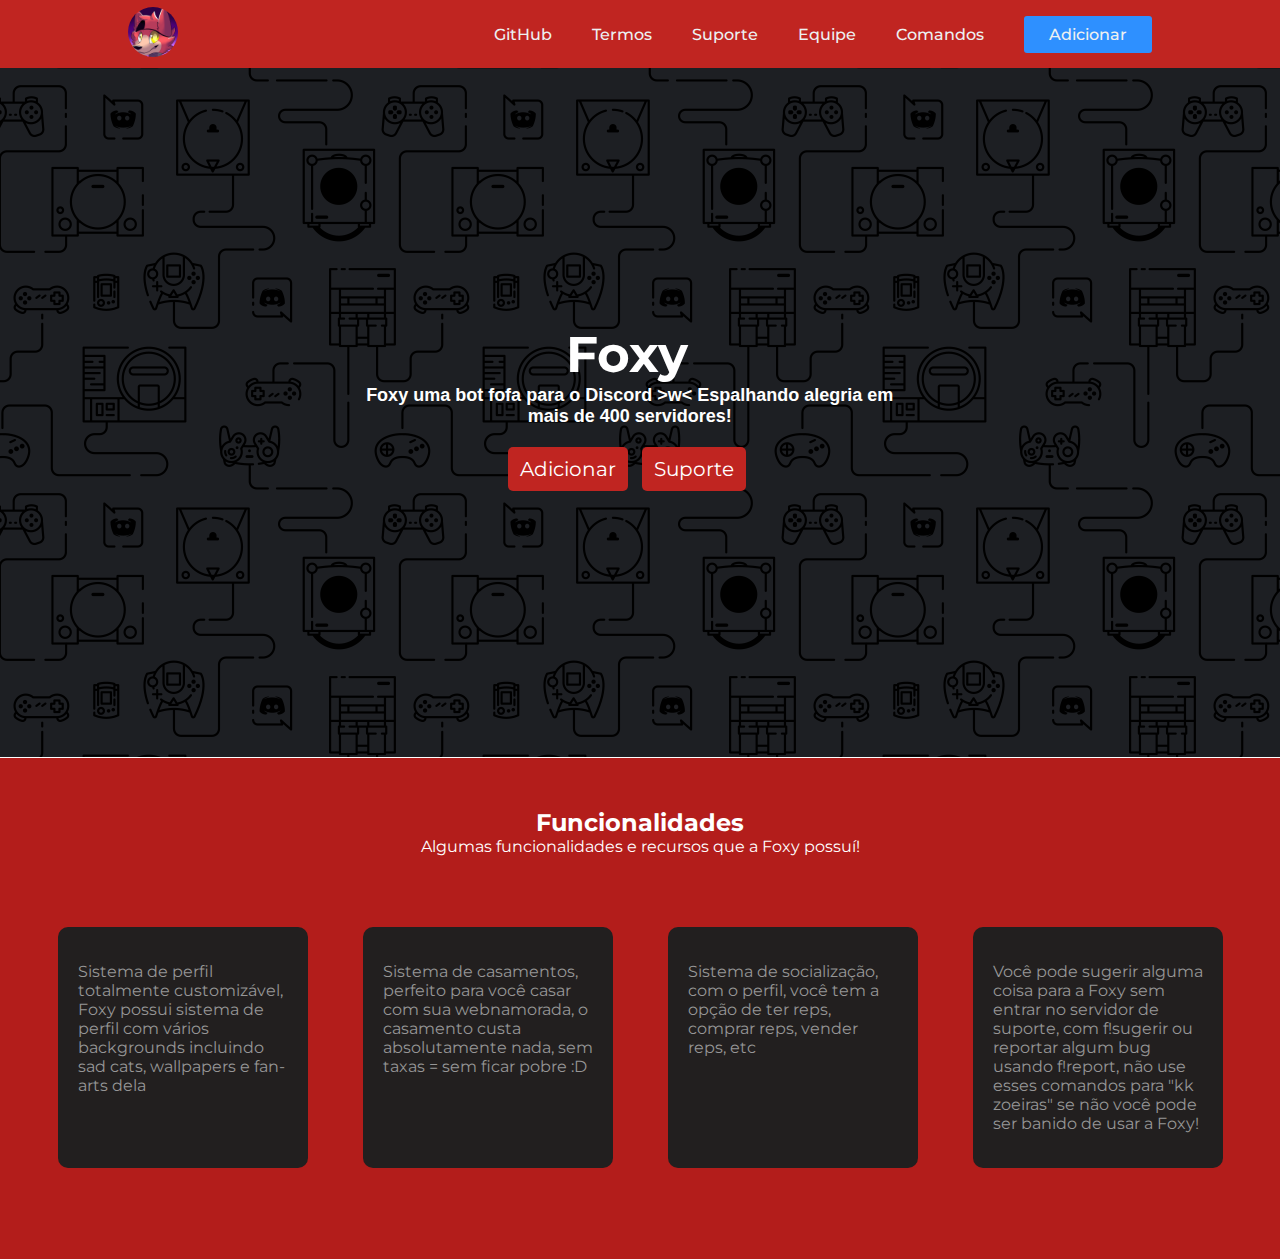
<file: index.html>
<!DOCTYPE html>
<html lang="pt-br">

<head>
    <meta charset="UTF-8">
    <meta http-equiv="X-UA-Compatible" content="IE=edge">
    <meta name="viewport" content="width=device-width, initial-scale=1.0">
    <script src="js/autoPlay.js"></script>
    <link rel="icon" href="./assets/images/foxycake.png">
    <link rel="stylesheet" href="https://cdnjs.cloudflare.com/ajax/libs/font-awesome/4.7.0/css/font-awesome.min.css">
    <link rel="stylesheet" href="https://pro.fontawesome.com/releases/v5.10.0/css/all.css"
        integrity="sha384-AYmEC3Yw5cVb3ZcuHtOA93w35dYTsvhLPVnYs9eStHfGJvOvKxVfELGroGkvsg+p" crossorigin="anonymous" />
    <link rel="stylesheet" href="styles/header.css" type="text/css">
    <link rel="stylesheet" href="styles/main.css" type="text/css">
    <title>Foxy | Home</title>
    
    <meta property="og:type" content="website">
    <meta content="Foxy" property="og:title"/>
    <meta property="og:site_name" content="Foxy Website">
    <meta content="Oiii!! Meu nome é Foxy, eu sou um bot de economia para o Discord mas também tenho outras funções :D" property="og:description"/>
    <meta content="https://foxywebsite.ml" property="og:url"/>
    <meta content="#5865F2" data-react-helmet="true" name="theme-color"/>
    <meta content="/assets/images/Foxy.png"property="og:image"/>

</head>

<body>
    <header>
        <a class="logo" href="/"><img src="assets/images/Foxy.png" alt="logo"></a>
        <nav id="nav">
            <ul class="nav__links">
                <li> <a href="https://github.com/BotFoxy/Foxy">GitHub</a></li>
                <li><a href="/privacy.html">Termos</a></li>
                <li><a href="https://discord.gg/W6XtYyqKkg">Suporte</a></li>
                <li><a href="/team.html">Equipe</a></li>
                <li><a href="/commands.html">Comandos</a></li>
            </ul>
        </nav>
        <a class="cta"
            href="https://discord.com/oauth2/authorize?client_id=737044809650274325&scope=bot+applications.commands&permissions=269872255">Adicionar</a>
        <p class="menu cta" onclick="playAudio('./assets/audios/Never Gonna Give You Up.mp3')">Menu</p>
    </header>
    <div id="mobile__menu" class="overlay">
        <a class="close">&times;</a>
        <div class="overlay__content">
            <a href="/team">Equipe</a>
            <a href="/privacy.html">Termos de uso</a>
        </div>
        </header>
    </div>
    <main>
        <h1>Foxy</h1>
        <h3>Foxy uma bot fofa para o Discord >w< Espalhando alegria em mais de 400 servidores!</h3>
                <a
                    href="https://discord.com/oauth2/authorize?client_id=737044809650274325&scope=bot+applications.commands&permissions=269872255"><button>Adicionar</button></a>
                <a href="https://discord.gg/PuvK9wD6TM"><button>Suporte</button></a>
                <a id="commands-mobile" href="/commands.html"><button>Comandos</button></a>
                <a id="commands-mobile" href="https://discord.gg/PuvK9wD6TM"><button>Equipe</button></a>


    </main>
    <div class="features">
        <h1 class="title">Funcionalidades</h1>
        <p class="description">Algumas funcionalidades e recursos que a Foxy possuí!</p>
        <div class="card-row">
            <div class="card">
                <p>Sistema de perfil totalmente customizável, Foxy possui sistema de perfil com vários backgrounds
                    incluindo sad cats, wallpapers e fan-arts dela</p>
            </div>
            <div class="card">
                <p>Sistema de casamentos, perfeito para você casar com sua webnamorada, o casamento custa absolutamente
                    nada, sem taxas = sem ficar pobre :D</p>
            </div>
            <div class="card">
                <p>Sistema de socialização, com o perfil, você tem a opção de ter reps, comprar reps, vender reps, etc
                </p>
            </div>
            <!-- <div class="card">
                <p>Sistemas de bloqueio de convites, Foxy te ajuda a evitar spams de convites em seu servidor! Podendo
                    enviar convites em um canal específico!</p>
            </div> -->
            <div class="card">
                <p>Você pode sugerir alguma coisa para a Foxy sem entrar no servidor de suporte, com f!sugerir ou
                    reportar algum bug usando f!report, não use esses comandos para "kk zoeiras" se não você pode ser
                    banido de usar a Foxy!</p>
            </div>

        </div>
    </div>

</body>

</html>
</file>
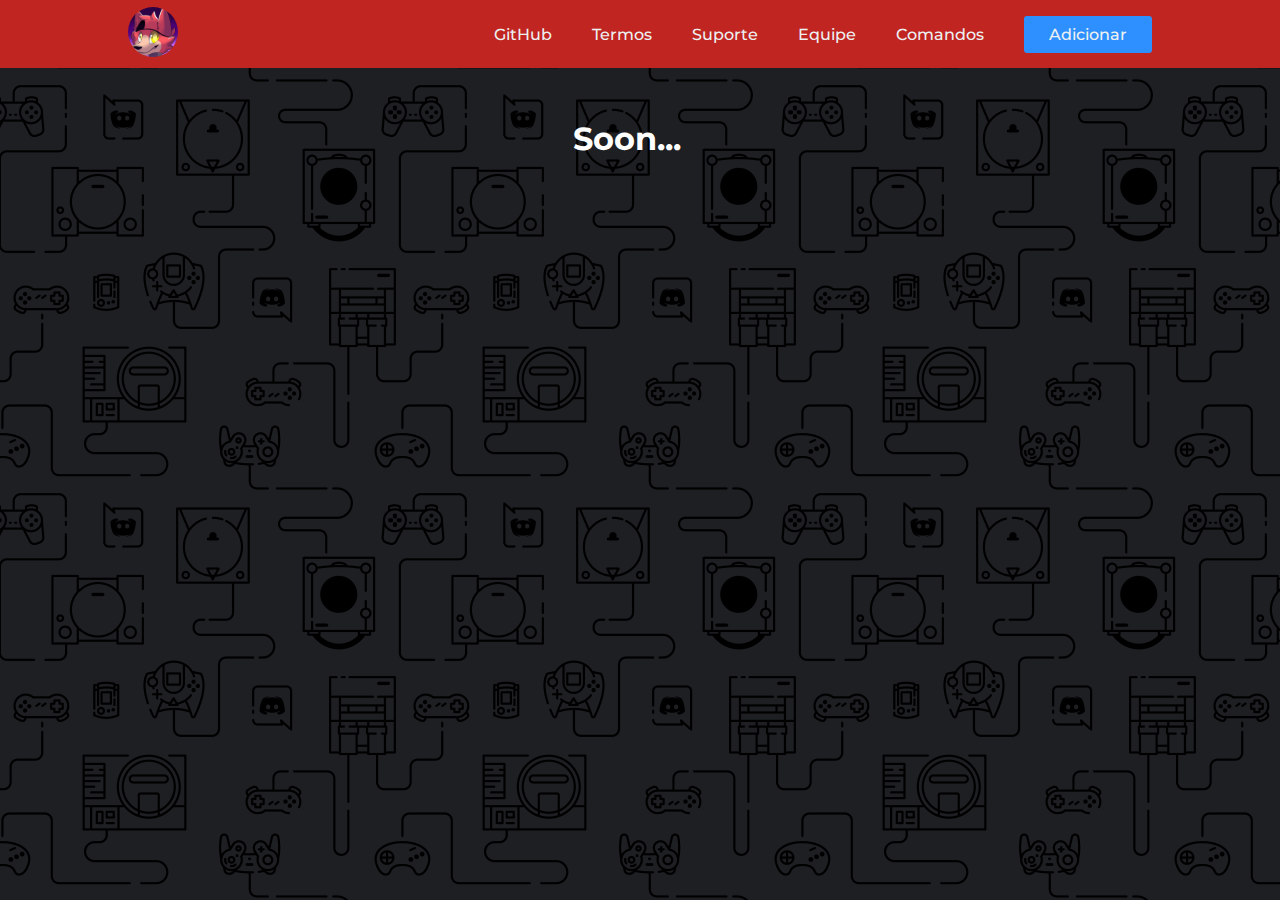
<file: commands.html>
<!DOCTYPE html>
<html lang="pt-br">

<head>
    <meta charset="UTF-8">
    <meta http-equiv="X-UA-Compatible" content="IE=edge">
    <link rel="stylesheet" href="/styles/commands.css">
    <link rel="stylesheet" href="/styles/header.css">
    <audio src="assets/audios/Les Premiers Sourires de Vanessa.mp3" autoplay></audio>    
    <meta name="viewport" content="width=device-width, initial-scale=1.0">
    <link rel="icon" href="./assets/images/foxycake.png">
    <title>Foxy | Comandos</title>

</head>

<body>
    <header>
        <a class="logo" href="/"><img src="/assets/images/Foxy.png" alt="logo"></a>
        <nav>
            <ul class="nav__links">
                <li> <a href="https://github.com/BotFoxy/Foxy">GitHub</a></li>
                <li><a href="/privacy.html">Termos</a></li>
                <li><a href="https://discord.gg/W6XtYyqKkg">Suporte</a></li>
                <li><a href="/team.html">Equipe</a></li>
                <li><a href="/commands.html">Comandos</a></li>
            </ul>
        </nav>
        <a class="cta"
            href="https://discord.com/oauth2/authorize?client_id=737044809650274325&scope=bot+applications.commands&permissions=269872255">Adicionar</a>
        <p class="menu cta">Menu</p>
    </header>
    <main>
        <div class="foxy">
            <h1>Soon...</h1>
            </div>
    </main>
</body>

</html>
</file>
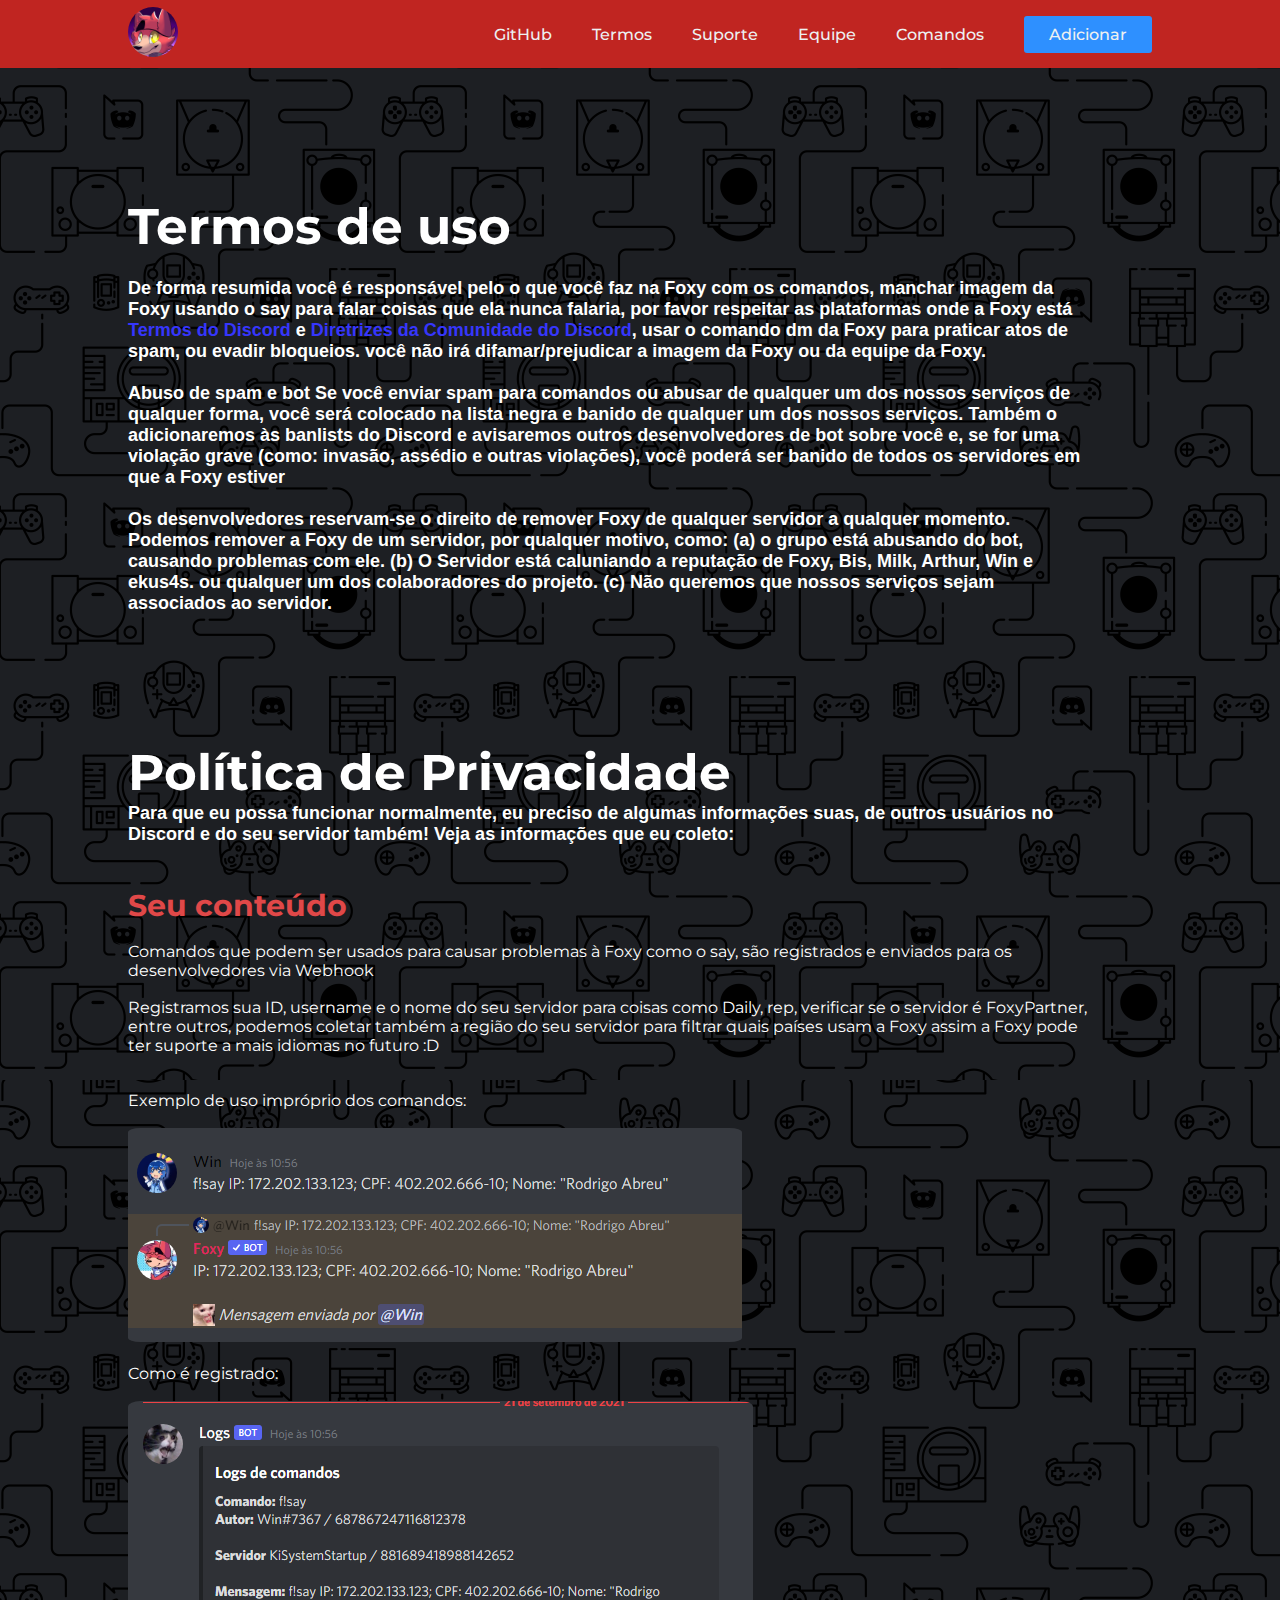
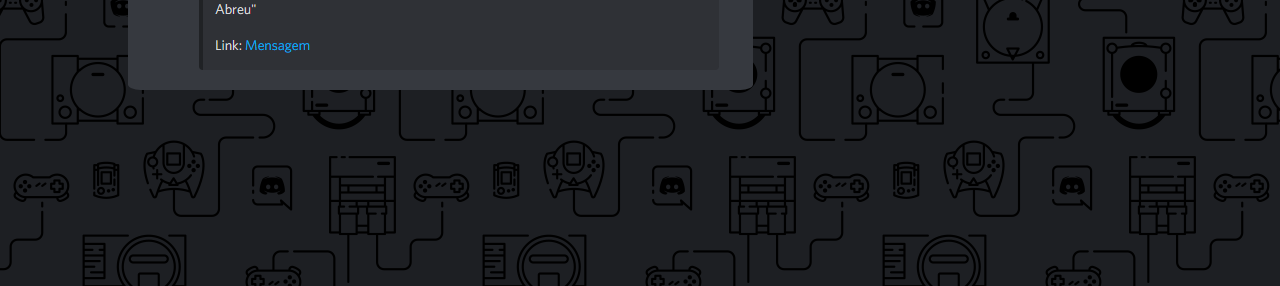
<file: privacy.html>
<!DOCTYPE html>
<html>

<head>
    <meta charset="UTF-8">
    <meta http-equiv="X-UA-Compatible" content="IE=edge">
    <meta name="viewport" content="width=device-width, initial-scale=1.0">
    <link rel="stylesheet" href="https://cdnjs.cloudflare.com/ajax/libs/font-awesome/4.7.0/css/font-awesome.min.css">
    <link rel="stylesheet" href="https://pro.fontawesome.com/releases/v5.10.0/css/all.css"
        integrity="sha384-AYmEC3Yw5cVb3ZcuHtOA93w35dYTsvhLPVnYs9eStHfGJvOvKxVfELGroGkvsg+p" crossorigin="anonymous" />
    <link rel="stylesheet" href="styles/header.css" type="text/css">
    <link rel="stylesheet" href="styles/tos.css" type="text/css">
    <link rel="icon" href="./assets/images/foxycake.png">
    <title>Foxy | Termos</title>
</head>

<body>
    <header>
        <a class="logo" href="/"><img src="assets/images/Foxy.png" alt="logo"></a>
        <nav>
            <ul class="nav__links">
                <li> <a href="https://github.com/BotFoxy/Foxy">GitHub</a></li>
                <li><a href="/privacy.html">Termos</a></li>
                <li><a href="https://discord.gg/W6XtYyqKkg">Suporte</a></li>
                <li><a href="/team.html">Equipe</a></li>
                <li><a href="/commands.html">Comandos</a></li>
            </ul>
        </nav>
        <a class="cta"
            href="https://discord.com/oauth2/authorize?client_id=737044809650274325&scope=bot+applications.commands&permissions=269872255">Adicionar</a>
        <p class="menu cta">Menu</p>
    </header>

    <main>
        <h1>Termos de uso</h1>
        <h3>
            <br>
            De forma resumida você é responsável pelo o que você faz na Foxy com os comandos, manchar imagem da Foxy
            usando o say para falar coisas que ela nunca falaria, por favor respeitar
            as plataformas onde a Foxy está <a href="https://discord.com/terms">Termos do Discord</a> e <a
                href="https://discord.com/guidelines">Diretrizes da Comunidade do Discord</a>, usar o comando
            dm da Foxy para praticar atos de spam, ou evadir bloqueios. você não irá difamar/prejudicar a imagem da
            Foxy ou da equipe da Foxy.
            </br>
            <br>
            Abuso de spam e bot Se você enviar spam para comandos ou abusar de qualquer um dos nossos serviços de
            qualquer forma, você será colocado na lista negra e banido de qualquer um dos nossos serviços. Também o
            adicionaremos às banlists do Discord e avisaremos outros desenvolvedores de bot sobre você e, se for uma
            violação grave (como: invasão, assédio e outras violações), você poderá ser banido de todos os servidores em
            que a Foxy estiver
            </br>
            <br>
            Os desenvolvedores reservam-se o direito de remover Foxy de qualquer servidor a qualquer momento. Podemos
            remover a Foxy de um servidor, por qualquer motivo, como: (a) o grupo está abusando do bot, causando
            problemas com ele. (b) O Servidor está caluniando a reputação de Foxy, Bis, Milk, Arthur, Win e
            ekus4s. ou qualquer
            um dos colaboradores do projeto. (c) Não queremos que nossos serviços sejam associados ao servidor.
            </br>
        </h3>
    </main>

    <main class="main2">
        <h1>Política de Privacidade</h1>
        <h3>
            Para que eu possa funcionar normalmente, eu preciso de algumas informações suas, de outros usuários no
            Discord e do seu servidor também! Veja as informações que eu coleto:

            <br>
            <br>
            <br>
            <h1 style="font-size: 30px; color: rgb(224, 72, 72);">Seu conteúdo</h1>
            <br>
            <p>Comandos que podem ser usados para causar problemas à Foxy como o say, são registrados e enviados para os
                desenvolvedores via Webhook</p>
            <br>
            <p>Registramos sua ID, username e o nome do seu servidor para coisas como Daily, rep, verificar se o
                servidor é FoxyPartner, entre outros, podemos coletar também a região do seu servidor para filtrar quais
                países usam a Foxy assim a Foxy pode ter suporte a mais idiomas no futuro :D</p>
            <br>

            <br>

            <p>Exemplo de uso impróprio dos comandos:</p>
            <br>
            <img class="example" src="assets/images/eg.png">
            <br>
            <br>
            <p>Como é registrado:</p>
            <br>
            <img class="example" src="assets/images/say.png">
        </h3>
    </main>
</body>

</html>
</file>
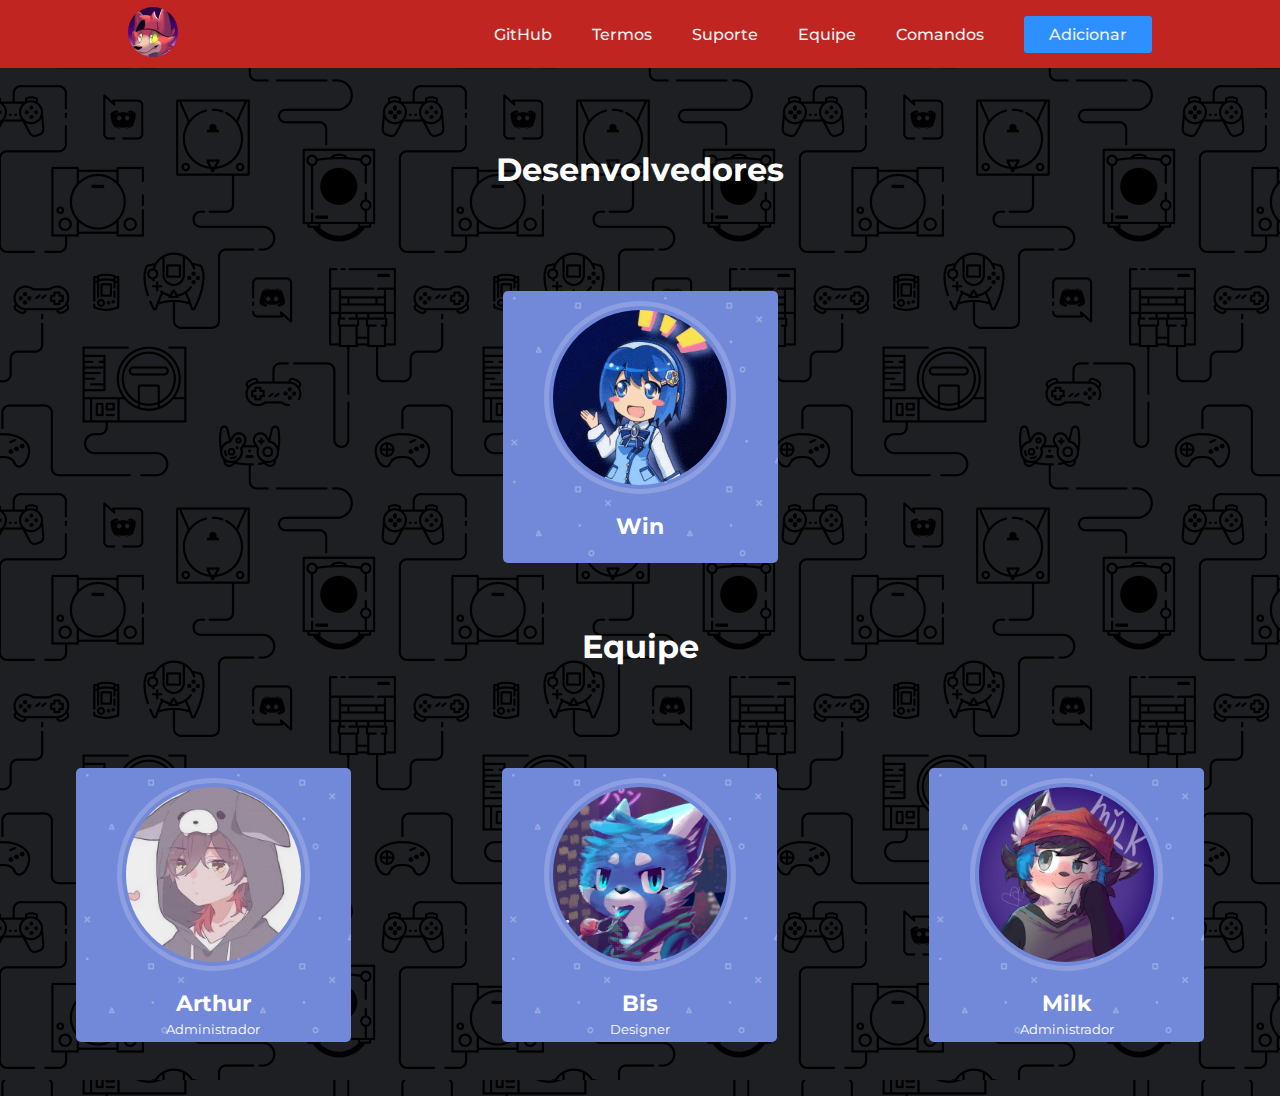
<file: team.html>
<!DOCTYPE html>
<html lang="pt-br">

<head>
    <meta charset="UTF-8">
    <meta http-equiv="X-UA-Compatible" content="IE=edge">
    <meta name="viewport" content="width=device-width, initial-scale=1.0">
    <link rel="stylesheet" href="https://cdnjs.cloudflare.com/ajax/libs/font-awesome/4.7.0/css/font-awesome.min.css">
    <link rel="stylesheet" href="https://pro.fontawesome.com/releases/v5.10.0/css/all.css"
        integrity="sha384-AYmEC3Yw5cVb3ZcuHtOA93w35dYTsvhLPVnYs9eStHfGJvOvKxVfELGroGkvsg+p" crossorigin="anonymous" />
    <link rel="stylesheet" href="/styles/header.css" type="text/css">
    <script src="js/autoPlay.js"></script>
    <link rel="stylesheet" href="/styles/main.css" type="text/css">
    <link rel="stylesheet" href="/styles/profiles.css" type="text/css">
    <link rel="icon" href="./assets/images/foxycake.png">
    <title>Foxy | Equipe</title>
</head>

<body>
    <header>
        <a class="logo" href="/"><img src="assets/images/Foxy.png" alt="logo"></a>
        <nav>
            <ul class="nav__links">
                <li> <a href="https://github.com/BotFoxy/Foxy">GitHub</a></li>
                <li><a href="/privacy.html">Termos</a></li>
                <li><a href="https://discord.gg/W6XtYyqKkg" target="_blank">Suporte</a></li>
                <li><a href="/team.html">Equipe</a></li>
                <li><a href="/commands.html">Comandos</a></li>
            </ul>
        </nav>
        <a class="cta"
            href="https://discord.com/oauth2/authorize?client_id=737044809650274325&scope=bot+applications.commands&permissions=269872255">Adicionar</a>
        <p class="menu cta">Menu</p>
    </header>
    <div id="mobile__menu" class="overlay">
        <a class="close">&times;</a>
        <div class="overlay__content">
            <a href="https://discord.gg/W6XtYyqKkg">Suporte</a>
            <a href="/team.html">Equipe</a>
            <a href="/privacy.html">Termos de uso</a>
            <li><a href="/commands.html">Comandos</a></li>
        </div>
    </div>

    <br>

    <h1 class="title-staffs">Desenvolvedores</h1>
    <div class="developers">
        <div class="cards-equipe">
            <img class="avatar" src="/assets/profiles/win.png" onclick="playAudio('assets/audios/MadobeNanami.wav')">
            <div class="content">
                <h3 class="avatar-name">Win</h3>
                <br>
            </div>
        </div>
    </div>

    <h1 class="title-staffs">Equipe</h1>
    <div class="developers">

        <div class="cards-equipe">
            <img class="avatar" src="/assets/profiles/arthur.jpg">
            <div class="content">
                <h3 class="avatar-name">Arthur</h3>
                <p class="description">Administrador</p>
            </div>
        </div>
        <div class="cards-equipe">
            <img class="avatar" src="/assets/profiles/bis.png">
            <div class="content">
                <h3 class="avatar-name">Bis</h3>
                <p class="description">Designer</p>
            </div>
        </div>

        <div class="cards-equipe">
            <img class="avatar" src="/assets/profiles/milk.png">
            <div class="content">
                <h3 class="avatar-name">Milk</h3>
                <p class="description">Administrador</p>
            </div>
        </div>
    </div>
    <br><br><br>
    <link rel="stylesheet" href="https://cdnjs.cloudflare.com/ajax/libs/font-awesome/4.7.0/css/font-awesome.min.css">
</body>

</html>
</file>
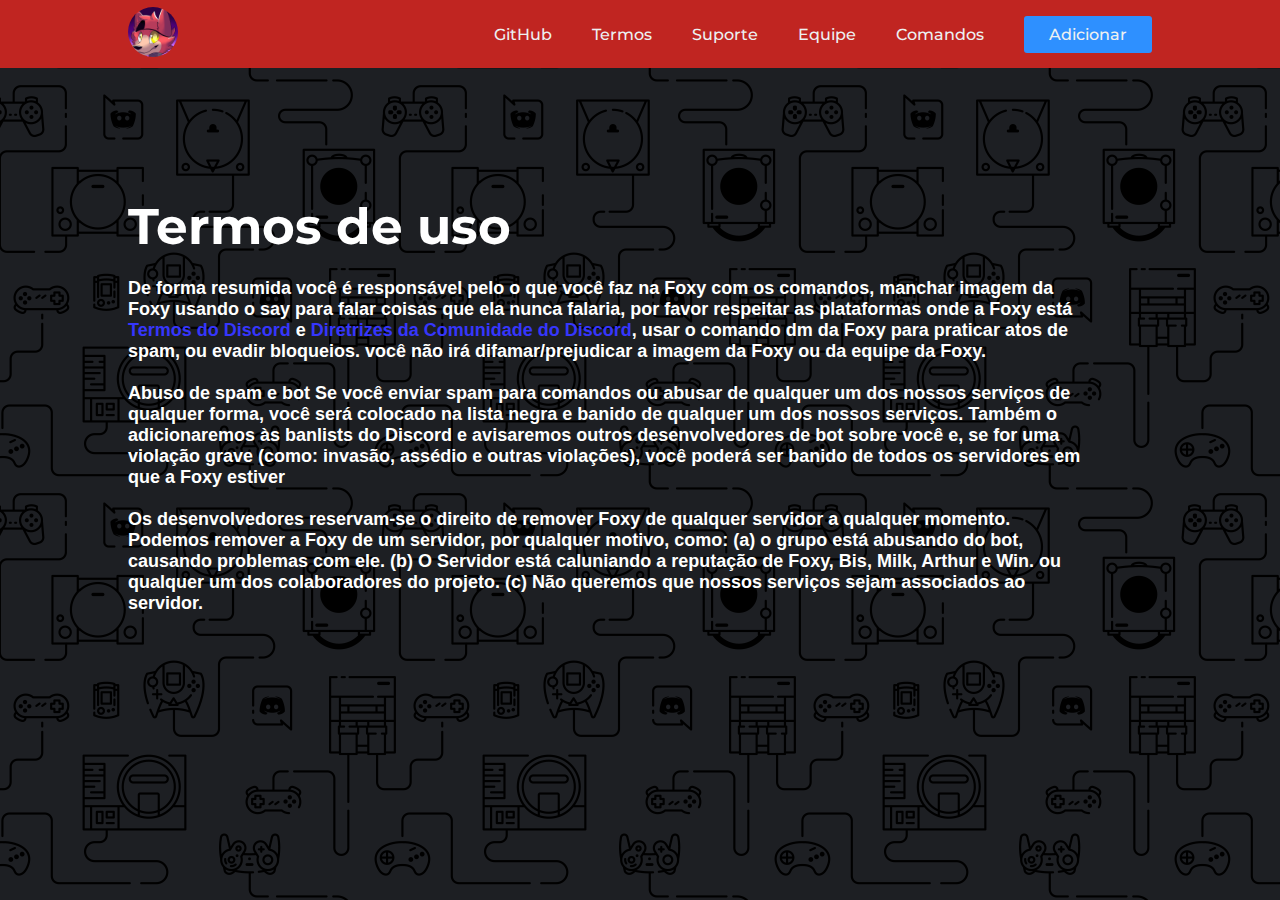
<file: tos.html>
<!DOCTYPE html>
<html>

<head>
    <meta charset="UTF-8">
    <meta http-equiv="X-UA-Compatible" content="IE=edge">
    <meta name="viewport" content="width=device-width, initial-scale=1.0">
    <link rel="stylesheet" href="https://cdnjs.cloudflare.com/ajax/libs/font-awesome/4.7.0/css/font-awesome.min.css">
    <link rel="stylesheet" href="https://pro.fontawesome.com/releases/v5.10.0/css/all.css"
        integrity="sha384-AYmEC3Yw5cVb3ZcuHtOA93w35dYTsvhLPVnYs9eStHfGJvOvKxVfELGroGkvsg+p" crossorigin="anonymous" />
    <link rel="stylesheet" href="styles/header.css" type="text/css">
    <link rel="stylesheet" href="styles/tos.css" type="text/css">
    <link rel="icon" href="./assets/Foxy.png">
    <title>Foxy | Terms</title>
</head>

<body>
    <header>
        <a class="logo" href="/"><img src="assets/images/Foxy.png" alt="logo"></a>
        <nav>
            <ul class="nav__links">
                <li> <a href="https://github.com/BotFoxy/Foxy">GitHub</a></li>
                <li><a href="/tos.html">Termos</a></li>
                <li><a href="https://discord.gg/W6XtYyqKkg">Suporte</a></li>
                <li><a href="/team.html">Equipe</a></li>
                <li><a href="/commands.html">Comandos</a></li>
            </ul>
        </nav>
        <a class="cta"
            href="https://discord.com/oauth2/authorize?client_id=737044809650274325&scope=bot&permissions=269872255">Adicionar</a>
        <p class="menu cta">Menu</p>
    </header>

    <main>
        <h1>Termos de uso</h1>
        <h3>
            <br>
            De forma resumida você é responsável pelo o que você faz na Foxy com os comandos, manchar imagem da Foxy usando o say para falar coisas que ela nunca falaria, por favor respeitar
            as plataformas onde a Foxy está <a href="https://discord.com/terms">Termos do Discord</a> e <a href="https://discord.com/guidelines">Diretrizes da Comunidade do Discord</a>, usar o comando
            dm da Foxy para praticar atos de spam, ou evadir bloqueios. você não irá difamar/prejudicar a imagem da
            Foxy ou da equipe da Foxy.
            </br>
            <br>
            Abuso de spam e bot Se você enviar spam para comandos ou abusar de qualquer um dos nossos serviços de
            qualquer forma, você será colocado na lista negra e banido de qualquer um dos nossos serviços. Também o
            adicionaremos às banlists do Discord e avisaremos outros desenvolvedores de bot sobre você e, se for uma
            violação grave (como: invasão, assédio e outras violações), você poderá ser banido de todos os servidores em
            que a Foxy estiver
            </br>
            <br>
            Os desenvolvedores reservam-se o direito de remover Foxy de qualquer servidor a qualquer momento. Podemos
            remover a Foxy de um servidor, por qualquer motivo, como: (a) o grupo está abusando do bot, causando
            problemas com ele. (b) O Servidor está caluniando a reputação de Foxy, Bis, Milk, Arthur e Win. ou qualquer
            um dos colaboradores do projeto. (c) Não queremos que nossos serviços sejam associados ao servidor.
            </br>
        </h3>
    </main>
</body>

</html>
</file>
<file: styles/header.css>
@import url(https://fonts.googleapis.com/css?family=Montserrat:500&display=swap);

* {
  box-sizing: border-box;
  margin: 0;
  padding: 0;
}

header {
  display: flex;
  justify-content: flex-end;
  align-items: center;
  padding: 7px 10%;
  background-color: #c02521;
  transition-duration: 0.5s;
}

.logo {
  margin-right: auto;
}

.logo img {
  border-radius: 50%;
  width: 10%;
  min-width: 50px;

}

.nav__links {
  list-style: none;
  display: flex;
}

.nav__links a,
.cta,
.overlay__content a {
  font-family: "Montserrat", sans-serif;
  font-weight: 500;
  color: #edf0f1;
  text-decoration: none;
}

.nav__links li {
  padding: 0px 20px;
}

.nav__links li a .fa {
  transition: all 0.3s ease 0s;
}

.nav__links li a:hover {
  color: #0f0f0f;
}

.cta {
  margin-left: 20px;
  padding: 9px 25px;
  background-color: rgb(46, 144, 255);
  border: none;
  border-radius: 3px;
  cursor: pointer;
  transition: all 0.3s ease 0s;
}

/* Mobile Nav */

.menu {
  display: none;
}

.overlay {
  height: 100%;
  width: 0;
  position: fixed;
  z-index: 1;
  left: 0;
  top: 0;
  background-color: #24252a;
  overflow-x: hidden;
  transition: all 0.5s ease 0s;
}

#btn-mobile {
  display: none;
}

.overlay--active {
  width: 100%;
}

.overlay__content {
  display: flex;
  height: 100%;
  flex-direction: column;
  align-items: center;
  justify-content: center;
}
.overlay a {
  padding: 15px;
  font-size: 36px;
  display: block;
  transition: all 0.3s ease 0s;
}

.overlay a:hover,
.overlay a:focus {
  color: #0088a9;
}
.overlay .close {
  position: absolute;
  top: 20px;
  right: 45px;
  font-size: 60px;
  color: #edf0f1;
  cursor: pointer;
}

#commands-mobile {
  display: none;
}


@media only screen and (max-width: 700px) {
  .nav__links,
  .cta {
    display: none;
  }
  .menu {
    display: initial;
  }
}
</file>
<file: styles/main.css>
* {
    margin: 0;
    padding: 0;
    box-sizing: border-box;
}

body {
    background-image: url("/assets/images/DiscordBackground.png");
}

main {
    padding-left: 28%;
    padding-right: 30%;
    margin-top: 20%;
    margin-bottom: 20%;
    transition-duration: 0.5s;
    text-align: center;

}

#owo {
    color: #c02521;
}
main h1 {
    color: #fff;
    font-size: 50px;
    font-family: Montserrat;
}

main h3 {
    color: #fff;
    font-size: 18px;
    font-family: sans-serif;
    margin-left: 5px;
}

main a {
    list-style: none;
}

main a button {
    color: #fff;
    background-color: #c02521;
    font-family: Montserrat;
    font-size: 20px;
    cursor: pointer;
    padding: 10px 12px 10px 12px;
    border-radius: 5px;
    border: none;
    margin: 20px 5px 10px 5px;
    animation: float 6s ease-in-out infinite;
    transition-duration: 0.5s;
}


main a button:hover {
    background-color: #25aff3;
    transition-duration: 0.5s;

}

.features {
    border-top: solid 1px #fff;
    margin-top: 20%;
    padding: 30px;
    background-color: #b31d1b;
    opacity: inherit;

}    

.features .title {
    font-family: Montserrat;
    font-size: 150%;
    text-align: center;
    margin-left: auto;
    margin-right: auto;
    margin-top: 20px;
    color: #fff;
}

.features .description {
    font-family: Montserrat;
    text-align: center;
    color: #fff;
}

.features .card-row {
    margin-top: 10px;
    text-align: center;
    display: flex;
    justify-content: space-between;
    flex-flow: wrap;
}

.features .card-row .card {
    width: 80%;
    max-width: 250px;
    padding: 35px 20px 35px 20px;
    background-color: #221f1f;
    border-radius: 10px;
    margin-top: 5%;
    margin-bottom: 5%;
    margin-left: auto;
    margin-right: auto;

}

@keyframes cardAnimation {
    0% {
        transform: translate(0, 0px);
    }
    50% {
        transform:  translate(0, 15px);
    }
    100% {
        transform: translate(0, -0px);
    }
}

@keyframes float {
    0% {
        transform: rotate(5deg);
    }
    50% {
        transform: rotate(-5deg);
    }
    100% {
        transform: rotate(5deg);
    }
}
@media only screen and (max-width: 320px) {
    main .information p {
        font-size: 70%;
    }
}

.features .card-row .card img {
    width: 100%;

}

.features .card-row .card h1 {
    text-align: left;
    color: rgb(96, 172, 248);
    margin-bottom: 10px;
    font-family: Montserrat;
}

.features .card-row .card p {
    text-align: left;
    cursor: pointer;
    color: rgb(150, 150, 150);
    font-family: Montserrat;
    transition-duration: 0.5s;
}

.features .card-row .card p:hover {
    color: #fff;
    transition-duration: 0.5s;

}

@media only screen and (max-width: 800px) {
    header {
        padding-left: 5%;
        padding-right: 5%;
        transition-duration: 0.5s;
    }

    main {
        text-align: center;
        margin-top: 40%;
        margin-bottom: 15%;
        margin-right: 5%;
        margin-left: 5%;
        padding-left: 5%;
        padding-right: 5%;
        transition-duration: 0.5;
    }

    main h1 {
        font-size: 10vw;
        text-align: center;
    }

    main h3 {
        font-size: 4vw;
    }

    main a button {
        font-size: 5vw;
    }

}
</file>
<file: styles/commands.css>
body {
    background-image: url("/assets/images/DiscordBackground.png");
}

main {
    padding-left: 28%;
    padding-right: 30%;
    margin-top: 4%;
    margin-bottom: 20%;
    transition-duration: 0.5s;
    text-align: center;
}

h1 {
    color: white;
    font-family: Montserrat;

}

.inline-emoji {
    height: 1.5em;
    position: relative;
    top: .3em;
}

table {
    display: table;
    border-collapse: separate;
    box-sizing: border-box;
    text-indent: initial;
    border-spacing: 2px;
    border-color: grey;
}
tr {
    color: white;
    font-family: Montserrat;
}
.commands_bottom__1ADQb {
    display: flex;
    justify-content: center;
    align-items: center;
}
</file>
<file: styles/tos.css>
* {
    margin: 0;
    padding: 0;
    box-sizing: border-box;
}

body {
    background-image: url("/assets/images/DiscordBackground.png");
}


main {
    padding-left: 10%;
    padding-right: 15%;
    margin-top: 10%;
    margin-bottom: 15%;
    transition-duration: 0.5s;

}
a {
    text-decoration: none;
    color: rgb(54, 54, 252);
}
.example {
    border-radius: 2%;
    animation: float 6s ease-in-out infinite;
    transition-duration: 0.5s;
}

main h1 {
    color: #fff;
    font-size: 50px;
    font-family: Montserrat;
}

p {
    font-family: Montserrat;
    color: #fff;
}

main h3 {
    color: #fff;
    font-size: 18px;
    font-family: sans-serif;
}

main a {
    list-style: none;
}

.main2 {
    padding-left: 10%;
    padding-right: 15%;
    margin-top: -5%;
    margin-bottom: 15%;
    transition-duration: 0.5s;

}

.main2 h1 {
    color: #fff;
    font-size: 50px;
    font-family: Montserrat;
}

.main2 h3 {
    color: #fff;
    font-size: 18px;
    font-family: sans-serif;
}

.main2 a {
    list-style: none;
}

@media only screen and (max-width: 800px) {
    header {
        padding-left: 5%;
        padding-right: 5%;
        transition-duration: 0.5s;
    }

    main {
        text-align: center;
        margin-top: 40%;
        margin-bottom: 15%;
        margin-right: 5%;
        margin-left: 5%;
        padding-left: 5%;
        padding-right: 5%;
        transition-duration: 0.5;
    }

    main h1 {
        font-size: 10vw;
    }

    main h3 {
        font-size: 4vw;
    }

    main a button {
        font-size: 5vw;
    }

}


@keyframes float {
    0% {
        transform: rotate(1deg);
    }
    50% {
        transform: rotate(-1deg);
    }
    100% {
        transform: rotate(1deg);
    }
}
</file>
<file: styles/profiles.css>
@import url(https://fonts.googleapis.com/css?family=Montserrat:500&display=swap);

.title-staffs {
    text-align: center;
    margin: 5%;
    color: #fff;
    font-family: Montserrat;

}

.title{
    margin-top: 3%;
    font-family: Montserrat, sans-serif;
    text-align: center;
    color: #fff;
}

.developers {
    display: flex;
    text-align: center;
    flex-direction: row;
    justify-content: space-around;
    flex-flow: wrap;
}

.cards-equipe {
    margin-top: 3%;
    margin-left: 3%;
    margin-right: 3%;
    text-align: center;
    background-image: url('../assets/images/DiscordHook.png');
    background-size: 4cm;
    max-width: 275px;
    border-radius: 5px;
}


.cards-equipe .avatar {
    margin: 10px;
    width: 70%;
    height: auto;
    border-radius: 50%;
    padding: 4px;
    border: 5px solid #8d9fe1;
    transition: border 0.5s;
}


.cards-equipe .content h3 {
    color: #fff;
    margin: 2%;
    font-family: Montserrat, sans-serif;
    font-size: 135%;
}

.cards-equipe .content p {
    color: #fff;
    margin: 2%;
    font-family: Montserrat, sans-serif;
    font-size: 80%;
}

.cards-equipe .content a i {
    color: #fff;
    margin-top: 2%;
    margin-bottom: 2%;
    margin-left: 5%;
    margin-right: 5%;
    font-size: 200%;
}

@media screen and (max-width: 770px) {
    .cards-equipe {
        padding-top: 1px;
    }
}
</file>
